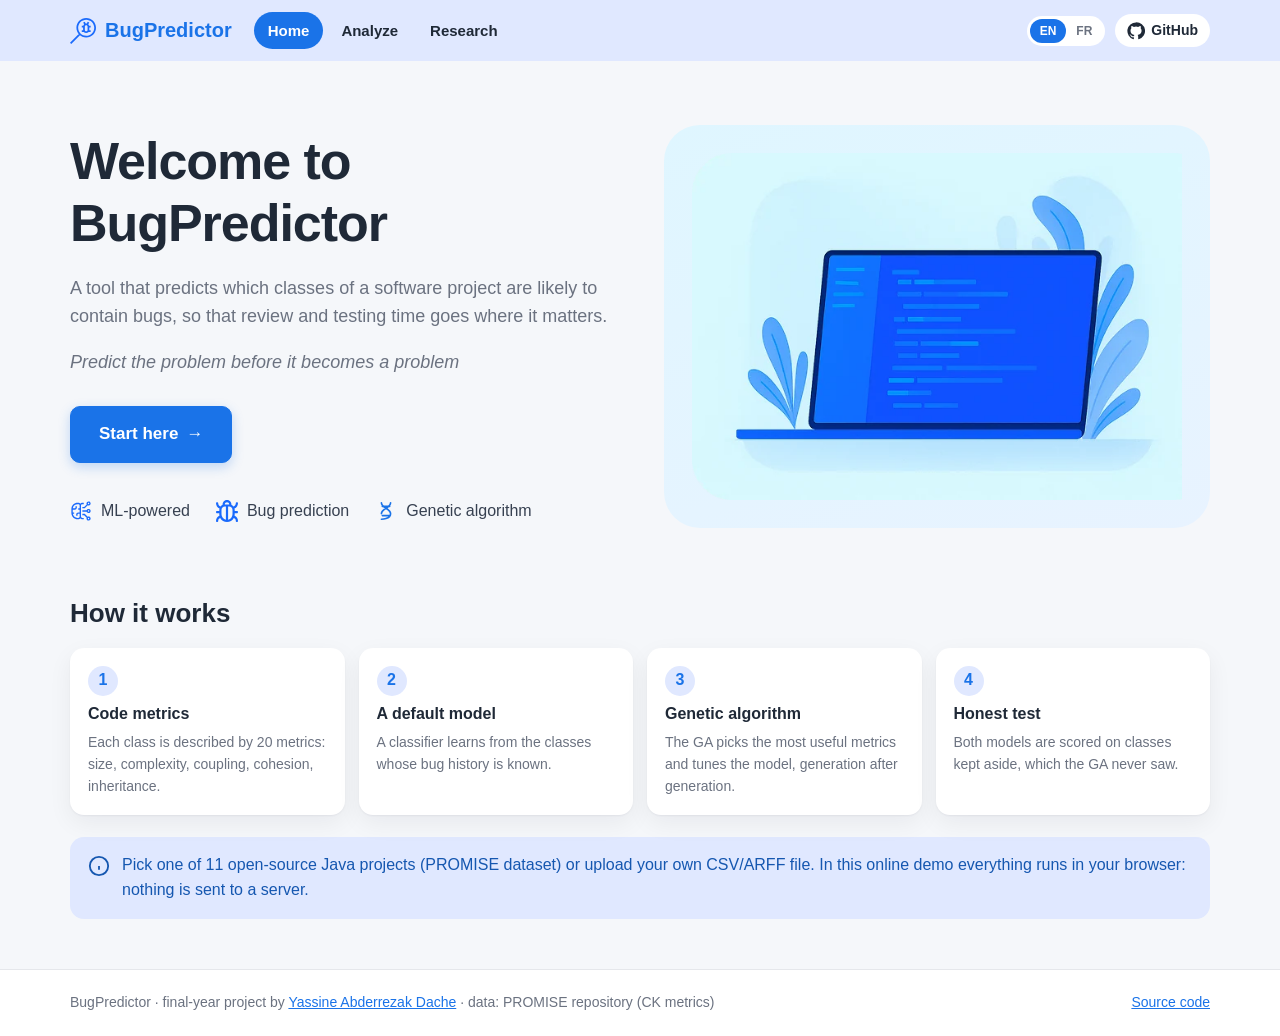
<file: web/index.html>
<!doctype html>
<html lang="en">
<head>
<meta charset="utf-8">
<meta name="viewport" content="width=device-width, initial-scale=1">
<script>/* relative paths need the trailing slash (e.g. /demos/bugpredictor/) */ if (!/\/$|\.html$/.test(location.pathname)) location.replace(location.pathname + "/" + location.search + location.hash);</script>
<title>BugPredictor | Software defect prediction</title>
<meta name="description" content="Predict which classes of a Java project are likely to contain bugs, with machine learning and a genetic algorithm, evaluated without data leakage.">
<link rel="icon" href="assets/Vector.svg" type="image/svg+xml">
<link rel="stylesheet" href="css/app.css">
</head>
<body>
<header class="top">
  <div class="top-in">
    <a class="brand" href="#/"><img src="assets/Vector.svg" alt="" width="26" height="26"><span>BugPredictor</span></a>
    <nav class="nav" aria-label="Main">
      <a href="#/" data-route="home" data-i18n="navHome">Home</a>
      <a href="#/analyze" data-route="analyze" data-i18n="navAnalyze">Analyze</a>
      <a href="#/research" data-route="research" data-i18n="navResearch">Research</a>
    </nav>
    <div class="top-right">
      <div class="lang" role="group" aria-label="Language"><button type="button" data-lang="en">EN</button><button type="button" data-lang="fr">FR</button></div>
      <a class="gh" href="https://github.com/yassinedache/bugpredictor" target="_blank" rel="noreferrer" aria-label="GitHub">
        <svg viewBox="0 0 24 24" width="18" height="18" fill="currentColor" aria-hidden="true"><path d="M12 .5a11.5 11.5 0 0 0-3.64 22.41c.58.1.79-.25.79-.56v-2c-3.2.7-3.88-1.37-3.88-1.37-.53-1.33-1.28-1.69-1.28-1.69-1.05-.72.08-.7.08-.7 1.16.08 1.77 1.19 1.77 1.19 1.03 1.77 2.71 1.26 3.37.96.1-.75.4-1.26.73-1.55-2.56-.29-5.25-1.28-5.25-5.69 0-1.26.45-2.29 1.19-3.1-.12-.29-.52-1.46.11-3.05 0 0 .97-.31 3.17 1.18a11 11 0 0 1 5.77 0c2.2-1.49 3.17-1.18 3.17-1.18.63 1.59.23 2.76.11 3.05.74.81 1.19 1.84 1.19 3.1 0 4.42-2.7 5.39-5.27 5.68.41.36.78 1.06.78 2.14v3.17c0 .31.21.67.8.56A11.5 11.5 0 0 0 12 .5Z"/></svg>
        <span>GitHub</span>
      </a>
    </div>
  </div>
</header>

<main>
  <!-- ============================== HOME ============================== -->
  <section class="view" id="view-home" data-view="home">
    <div class="hero">
      <div class="hero-text">
        <h1 data-i18n="heroTitle">Welcome to BugPredictor</h1>
        <p class="lead" data-i18n="heroLead">A tool that predicts which classes of a software project are likely to contain bugs, so that review and testing time goes where it matters.</p>
        <p class="tagline" data-i18n="tagline">Predict the problem before it becomes a problem</p>
        <a class="btn primary big" href="#/analyze"><span data-i18n="start">Start here</span> →</a>
        <div class="features">
          <span class="feature"><img src="assets/ML-powered.svg" alt="" width="22" height="22"><span data-i18n="f1">ML-powered</span></span>
          <span class="feature"><img src="assets/bug.svg" alt="" width="22" height="22"><span data-i18n="f2">Bug prediction</span></span>
          <span class="feature"><svg viewBox="0 0 24 24" width="22" height="22" fill="none" stroke="#1a73e8" stroke-width="1.8" stroke-linecap="round" aria-hidden="true"><path d="M7 3c0 6 10 6 10 12s-10 6-10 6M17 3c0 6-10 6-10 12M8 7h8M8 17h8"/></svg><span data-i18n="f3">Genetic algorithm</span></span>
        </div>
      </div>
      <div class="hero-art"><img src="assets/SDP.webp" alt="Laptop showing code" width="597" height="423"></div>
    </div>

    <div class="wrap">
      <h2 class="section-title" data-i18n="howTitle">How it works</h2>
      <ol class="how">
        <li><b data-i18n="how1t">Code metrics</b><span data-i18n="how1">Each class is described by 20 metrics: size, complexity, coupling, cohesion, inheritance.</span></li>
        <li><b data-i18n="how2t">A default model</b><span data-i18n="how2">A classifier learns from the classes whose bug history is known.</span></li>
        <li><b data-i18n="how3t">Genetic algorithm</b><span data-i18n="how3">The GA picks the most useful metrics and tunes the model, generation after generation.</span></li>
        <li><b data-i18n="how4t">Honest test</b><span data-i18n="how4">Both models are scored on classes kept aside, which the GA never saw.</span></li>
      </ol>
      <div class="callout">
        <svg viewBox="0 0 24 24" width="22" height="22" fill="none" stroke="currentColor" stroke-width="2" aria-hidden="true"><circle cx="12" cy="12" r="10"/><path d="M12 16v-4M12 8h.01"/></svg>
        <p data-i18n-html="homeNote">Everything runs in your browser: pick one of 11 open-source Java projects (PROMISE dataset) or upload your own CSV/ARFF file. Nothing is sent to a server.</p>
      </div>
    </div>
  </section>

  <!-- ============================== ANALYZE ============================== -->
  <section class="view" id="view-analyze" data-view="analyze" hidden>
    <div class="wrap">
      <!-- setup -->
      <div id="setup">
        <h1 class="page-title" data-i18n="anTitle">Analyze a project</h1>
        <p class="page-sub" data-i18n="anSub">Choose the data, choose a model, and let the genetic algorithm try to improve it.</p>

        <div class="card">
          <div class="step-head"><span class="step-num">1</span><h2 data-i18n="s1">Choose the data</h2></div>
          <div class="tabs" role="tablist">
            <button type="button" role="tab" data-src="promise" aria-selected="true" data-i18n="tabPromise">PROMISE projects</button>
            <button type="button" role="tab" data-src="upload" aria-selected="false" data-i18n="tabUpload">Upload your file</button>
          </div>
          <div id="src-promise">
            <div class="ds-grid" id="dsGrid"></div>
            <p class="hint" data-i18n="dsHint">One release of each Apache or open-source Java project; one row per class, bug counts from the issue tracker.</p>
          </div>
          <div id="src-upload" hidden>
            <label class="drop" id="drop" for="file">
              <input type="file" id="file" accept=".csv,.arff,.txt" class="sr-only">
              <span class="drop-icon"><svg width="32" height="32" viewBox="0 0 24 24" fill="none" stroke="#1a73e8" stroke-width="2" stroke-linecap="round" stroke-linejoin="round" aria-hidden="true"><path d="M21 15v4a2 2 0 0 1-2 2H5a2 2 0 0 1-2-2v-4"/><polyline points="17 8 12 3 7 8"/><line x1="12" y1="3" x2="12" y2="15"/></svg></span>
              <span class="drop-text" data-i18n="dropText">Click to upload or drag and drop</span>
              <span class="drop-format" data-i18n="dropFormat">CSV or ARFF: one row per module, numeric metrics and a bug column</span>
            </label>
            <div class="file-info" id="fileInfo" hidden>
              <span class="file-icon"><svg width="20" height="20" viewBox="0 0 24 24" fill="none" stroke="currentColor" stroke-width="2" aria-hidden="true"><path d="M14 2H6a2 2 0 0 0-2 2v16a2 2 0 0 0 2 2h12a2 2 0 0 0 2-2V8z"/><polyline points="14 2 14 8 20 8"/></svg></span>
              <div class="file-details"><div class="file-name" id="fileName"></div><div class="file-meta" id="fileMeta"></div></div>
              <button type="button" class="icon-btn" id="fileRemove" aria-label="Remove file"><svg width="18" height="18" viewBox="0 0 24 24" fill="none" stroke="currentColor" stroke-width="2" aria-hidden="true"><path d="M18 6 6 18M6 6l12 12"/></svg></button>
            </div>
            <p class="error" id="fileError" hidden></p>
            <p class="hint" data-i18n-html="uploadHint">The target column is found automatically (<code>bug</code>, <code>defects</code>, <code>label</code>…, otherwise the last column). Counts above 0, <code>true</code> or <code>yes</code> mean defective. A <code>loc</code> column enables the effort-aware score.</p>
          </div>
        </div>

        <div class="card">
          <div class="step-head"><span class="step-num">2</span><h2 data-i18n="s2">Choose the model</h2></div>
          <div class="models" id="models"></div>
          <div class="settings">
            <label class="slider"><span><span data-i18n="gens">Generations</span><output id="genOut">15</output></span><input type="range" id="gens" min="3" max="40" value="15"></label>
            <label class="slider"><span><span data-i18n="pop">Population</span><output id="popOut">20</output></span><input type="range" id="pop" min="8" max="40" step="2" value="20"></label>
            <label class="slider"><span><span data-i18n="seed">Random seed</span><output id="seedOut">0</output></span><input type="range" id="seed" min="0" max="20" value="0"></label>
          </div>
          <p class="hint" id="engineNote"></p>
        </div>

        <div class="start-row">
          <button type="button" class="btn primary big" id="startBtn" data-i18n="startAnalysis">Start analysis</button>
          <span class="hint" id="startHint"></span>
        </div>
      </div>

      <!-- progress -->
      <div id="progress" class="card progress-card" hidden>
        <div class="file-info static">
          <span class="file-icon"><svg width="20" height="20" viewBox="0 0 24 24" fill="none" stroke="currentColor" stroke-width="2" aria-hidden="true"><path d="M14 2H6a2 2 0 0 0-2 2v16a2 2 0 0 0 2 2h12a2 2 0 0 0 2-2V8z"/><polyline points="14 2 14 8 20 8"/></svg></span>
          <div class="file-details"><div class="file-name" id="progName"></div><div class="file-meta" id="progMeta"></div></div>
        </div>
        <div class="tracker" id="tracker">
          <div class="track"><div class="track-fill" id="trackFill"></div></div>
          <div class="steps">
            <div class="pstep" data-step="processing"><span class="dot"><svg viewBox="0 0 24 24" width="22" height="22" fill="none" stroke="currentColor" stroke-width="2" stroke-linecap="round" aria-hidden="true"><path d="M22 12h-4l-3 9L9 3l-3 9H2"/></svg></span><span data-i18n="st1">Processing dataset</span></div>
            <div class="pstep" data-step="default"><span class="dot"><svg viewBox="0 0 24 24" width="22" height="22" fill="none" stroke="currentColor" stroke-width="2" stroke-linecap="round" aria-hidden="true"><polygon points="12 2 2 7 12 12 22 7 12 2"/><polyline points="2 17 12 22 22 17"/><polyline points="2 12 12 17 22 12"/></svg></span><span data-i18n="st2">Training the default model</span></div>
            <div class="pstep" data-step="ga"><span class="dot"><svg viewBox="0 0 24 24" width="22" height="22" fill="none" stroke="currentColor" stroke-width="2" stroke-linecap="round" aria-hidden="true"><path d="M7 3c0 6 10 6 10 12s-10 6-10 6M17 3c0 6-10 6-10 12M8 7h8M8 17h8"/></svg></span><span data-i18n="st3">Optimizing with the GA</span></div>
            <div class="pstep" data-step="done"><span class="dot"><svg viewBox="0 0 24 24" width="22" height="22" fill="none" stroke="currentColor" stroke-width="2" stroke-linecap="round" aria-hidden="true"><line x1="18" y1="20" x2="18" y2="10"/><line x1="12" y1="20" x2="12" y2="4"/><line x1="6" y1="20" x2="6" y2="14"/></svg></span><span data-i18n="st4">Analysis complete</span></div>
          </div>
        </div>
        <p class="prog-msg" id="progMsg"></p>
        <p class="prog-pct" id="progPct"></p>
        <div class="chart-box short"><canvas id="liveChart" aria-label="GA progress"></canvas></div>
        <div class="center"><button type="button" class="btn" id="cancelBtn" data-i18n="cancel">Cancel</button></div>
      </div>

      <!-- results -->
      <div id="results" hidden>
        <div class="res-head">
          <div>
            <h1 class="page-title" id="resTitle"></h1>
            <div class="chips" id="resChips"></div>
          </div>
          <div class="row">
            <button type="button" class="btn" id="againBtn" data-i18n="again">Run again (new seed)</button>
            <button type="button" class="btn primary" id="newBtn" data-i18n="newAnalysis">New analysis</button>
          </div>
        </div>
        <div class="verdict" id="verdict"></div>

        <div class="compare">
          <div class="model-card default">
            <div class="mc-head"><div><h2 data-i18n="defModel">Default model</h2><p data-i18n="defSub">Standard settings, all metrics</p></div></div>
            <div class="inner"><h3 data-i18n="perf">Performance on held-out modules</h3><div class="chart-box"><canvas id="defChart"></canvas></div></div>
            <h3 data-i18n="params">Model parameters</h3>
            <div class="params" id="defParams"></div>
            <div class="cm" id="defCM"></div>
          </div>
          <div class="model-card optimized">
            <div class="mc-head"><div><h2 data-i18n="optModel">Optimized model</h2><p data-i18n="optSub">Metrics and parameters chosen by the GA</p></div><span class="badge" id="optBadge"></span></div>
            <div class="inner"><h3 data-i18n="perf">Performance on held-out modules</h3><div class="chart-box"><canvas id="optChart"></canvas></div></div>
            <h3 data-i18n="params">Model parameters</h3>
            <div class="params" id="optParams"></div>
            <div class="cm" id="optCM"></div>
          </div>
        </div>

        <div class="grid2">
          <div class="card">
            <h2 data-i18n="convTitle">How the genetic algorithm progressed</h2>
            <p class="hint" data-i18n="convSub">Fitness = mean F1 over 5 inner folds of the training modules (minus a small cost per metric kept).</p>
            <div class="chart-box"><canvas id="convChart"></canvas></div>
          </div>
          <div class="card">
            <h2 data-i18n="featTitle">Metrics kept by the GA</h2>
            <p class="hint" id="featSub"></p>
            <div class="feat-chips" id="featChips"></div>
          </div>
        </div>

        <div class="card">
          <div class="rank-head">
            <div>
              <h2 data-i18n="rankTitle">Classes to review first</h2>
              <p class="hint" data-i18n="rankSub">Risk from out-of-fold predictions: each class is scored by a model trained without it.</p>
            </div>
            <button type="button" class="btn" id="csvBtn" data-i18n="downloadCsv">Download all (CSV)</button>
          </div>
          <div class="effort" id="effort"></div>
          <div class="table-wrap"><table class="data" id="rankTable"></table></div>
        </div>
      </div>
    </div>
  </section>

  <!-- ============================== RESEARCH ============================== -->
  <section class="view" id="view-research" data-view="research" hidden>
    <div class="wrap" id="research"></div>
  </section>
</main>

<footer class="foot">
  <div class="wrap foot-in">
    <span data-i18n-html="footText">BugPredictor · final-year project by <a href="https://yassine-portfolio-virid.vercel.app" target="_blank" rel="noreferrer">Yassine Abderrezak Dache</a> · data: PROMISE repository (CK metrics)</span>
    <a href="https://github.com/yassinedache/bugpredictor" target="_blank" rel="noreferrer" data-i18n="footCode">Source code</a>
  </div>
</footer>

<script src="config.js"></script>
<script src="vendor/chart.umd.min.js"></script>
<script src="js/i18n.js"></script>
<script src="js/ml.js"></script>
<script src="js/app.js"></script>
</body>
</html>
</file>
<file: web/css/app.css>
/* BugPredictor: the original light-blue design, rebuilt for the working app. */
:root {
  --bg: #f5f7fa; --surface: #ffffff; --surface-2: #f9fafb; --line: #e5e7eb;
  --ink: #1f2937; --text: #374151; --muted: #6b7280; --faint: #9ca3af;
  --blue: #1a73e8; --blue-dark: #1557b0; --blue-soft: #e0e8ff; --blue-card: #f0f4ff; --blue-bar: #a5c0f7;
  --green: #2e9e44; --green-bar: #4caf50; --green-card: #e8f5e9; --green-soft: #d6f0dc;
  --red: #d93025; --red-soft: #fde8e7; --amber: #b06000; --amber-soft: #fef3e0;
  --radius: 14px; --shadow: 0 1px 2px rgba(16, 24, 40, .05), 0 8px 24px rgba(16, 24, 40, .06);
}
* { box-sizing: border-box; }
html { scroll-behavior: smooth; }
body {
  margin: 0; background: var(--bg); color: var(--text); line-height: 1.55;
  font-family: -apple-system, BlinkMacSystemFont, "Segoe UI", Roboto, Oxygen, Ubuntu, Cantarell, "Open Sans", "Helvetica Neue", sans-serif;
  -webkit-font-smoothing: antialiased;
}
a { color: var(--blue); }
h1, h2, h3 { color: var(--ink); line-height: 1.2; margin: 0; }
code { background: var(--blue-card); color: var(--blue-dark); padding: 1px 6px; border-radius: 6px; font-size: .92em; }
.sr-only { position: absolute; width: 1px; height: 1px; padding: 0; margin: -1px; overflow: hidden; clip: rect(0, 0, 0, 0); border: 0; }
[hidden] { display: none !important; }
.wrap { max-width: 1180px; margin: 0 auto; padding: 0 20px; }
.center { text-align: center; }
.row { display: flex; gap: 10px; flex-wrap: wrap; align-items: center; }

/* ---------- header ---------- */
.top { background: var(--blue-soft); position: sticky; top: 0; z-index: 20; }
.top-in { max-width: 1180px; margin: 0 auto; padding: 12px 20px; display: flex; align-items: center; gap: 22px; }
.brand { display: flex; align-items: center; gap: 9px; color: var(--blue); font-weight: 700; font-size: 20px; text-decoration: none; white-space: nowrap; }
.nav { display: flex; gap: 4px; flex: 1; }
.nav a { color: var(--ink); text-decoration: none; font-weight: 600; font-size: 15px; padding: 7px 14px; border-radius: 999px; white-space: nowrap; }
.nav a:hover { background: rgba(26, 115, 232, .08); }
.nav a.active { background: var(--blue); color: #fff; }
.top-right { display: flex; align-items: center; gap: 10px; }
.lang { display: flex; background: #fff; border-radius: 999px; padding: 3px; }
.lang button { border: 0; background: none; font-weight: 700; font-size: 12px; padding: 5px 10px; border-radius: 999px; color: var(--muted); cursor: pointer; }
.lang button[aria-pressed="true"] { background: var(--blue); color: #fff; }
.gh { display: flex; align-items: center; gap: 6px; color: var(--ink); text-decoration: none; font-weight: 600; font-size: 14px; background: #fff; padding: 6px 12px; border-radius: 999px; }

/* ---------- buttons ---------- */
.btn { display: inline-flex; align-items: center; justify-content: center; gap: 8px; border: 1px solid var(--line); background: #fff; color: var(--ink);
  font: inherit; font-weight: 600; font-size: 15px; padding: 10px 18px; border-radius: 10px; cursor: pointer; text-decoration: none; }
.btn:hover { border-color: var(--blue); }
.btn.primary { background: var(--blue); border-color: var(--blue); color: #fff; box-shadow: 0 4px 12px rgba(26, 115, 232, .25); }
.btn.primary:hover { background: var(--blue-dark); }
.btn.big { font-size: 17px; padding: 14px 28px; }
.btn:disabled { opacity: .5; cursor: not-allowed; box-shadow: none; }
.icon-btn { border: 0; background: none; color: var(--muted); cursor: pointer; padding: 6px; border-radius: 8px; }
.icon-btn:hover { background: var(--red-soft); color: var(--red); }

/* ---------- home ---------- */
.hero { max-width: 1180px; margin: 0 auto; padding: 64px 20px 40px; display: grid; grid-template-columns: 1fr 1fr; gap: 48px; align-items: center; }
.hero h1 { font-size: clamp(34px, 4.4vw, 52px); font-weight: 800; letter-spacing: -.02em; margin-bottom: 20px; }
.lead { font-size: 18px; color: var(--muted); margin: 0 0 18px; max-width: 560px; }
.tagline { font-style: italic; color: var(--muted); font-size: 18px; margin: 0 0 30px; }
.features { display: flex; gap: 26px; flex-wrap: wrap; margin-top: 36px; }
.feature { display: flex; align-items: center; gap: 9px; color: var(--text); font-weight: 500; }
.hero-art { background: linear-gradient(160deg, #dff6ff, #e8f3ff); border-radius: 36px; padding: 28px; }
.hero-art img { width: 100%; height: auto; display: block; }
.section-title { font-size: 26px; margin: 30px 0 18px; }
.how { list-style: none; padding: 0; margin: 0; display: grid; grid-template-columns: repeat(4, 1fr); gap: 14px; counter-reset: how; }
.how li { background: #fff; border-radius: var(--radius); padding: 18px; box-shadow: var(--shadow); counter-increment: how; display: flex; flex-direction: column; gap: 6px; }
.how li::before { content: counter(how); width: 30px; height: 30px; border-radius: 50%; background: var(--blue-soft); color: var(--blue); font-weight: 800; display: grid; place-items: center; }
.how b { color: var(--ink); }
.how span { color: var(--muted); font-size: 14px; }
.callout { display: flex; gap: 12px; align-items: flex-start; background: var(--blue-soft); color: var(--blue-dark); border-radius: var(--radius); padding: 16px 18px; margin: 22px 0 50px; }
.callout svg { flex: none; margin-top: 2px; }
.callout p { margin: 0; }

/* ---------- cards & analyze ---------- */
.page-title { font-size: 32px; font-weight: 800; letter-spacing: -.01em; margin: 34px 0 6px; }
.page-sub { color: var(--muted); margin: 0 0 22px; font-size: 17px; }
.card { background: var(--surface); border-radius: var(--radius); box-shadow: var(--shadow); padding: 22px; margin-bottom: 18px; }
.card h2 { font-size: 19px; }
.step-head { display: flex; align-items: center; gap: 12px; margin-bottom: 16px; }
.step-num { width: 30px; height: 30px; border-radius: 50%; background: var(--blue); color: #fff; font-weight: 800; display: grid; place-items: center; flex: none; }
.hint { color: var(--muted); font-size: 14px; margin: 10px 0 0; }
.error { color: var(--red); background: var(--red-soft); padding: 10px 14px; border-radius: 10px; font-size: 14px; }
.tabs { display: inline-flex; background: var(--surface-2); border: 1px solid var(--line); border-radius: 999px; padding: 4px; margin-bottom: 16px; }
.tabs button { border: 0; background: none; font: inherit; font-weight: 600; font-size: 14px; color: var(--muted); padding: 7px 16px; border-radius: 999px; cursor: pointer; }
.tabs button[aria-selected="true"] { background: #fff; color: var(--blue); box-shadow: 0 1px 3px rgba(0, 0, 0, .1); }
.ds-grid { display: grid; grid-template-columns: repeat(auto-fill, minmax(170px, 1fr)); gap: 10px; }
.ds { text-align: left; border: 1.5px solid var(--line); background: #fff; border-radius: 12px; padding: 12px 14px; cursor: pointer; font: inherit; color: var(--text); }
.ds:hover { border-color: var(--blue-bar); }
.ds[aria-pressed="true"] { border-color: var(--blue); background: var(--blue-card); box-shadow: 0 0 0 3px rgba(26, 115, 232, .12); }
.ds b { display: block; color: var(--ink); font-size: 15px; }
.ds small { display: block; color: var(--muted); font-size: 12.5px; }
.ds .bar { display: block; height: 5px; background: var(--line); border-radius: 9px; margin-top: 8px; overflow: hidden; }
.ds .bar i { display: block; height: 100%; background: var(--red); opacity: .75; }
.drop { display: flex; flex-direction: column; align-items: center; gap: 6px; border: 2px dashed var(--blue-bar); background: var(--blue-card); border-radius: var(--radius); padding: 34px 20px; cursor: pointer; text-align: center; }
.drop.hl { border-color: var(--blue); background: #e6edff; }
.drop-icon { width: 60px; height: 60px; border-radius: 50%; background: #fff; display: grid; place-items: center; margin-bottom: 6px; }
.drop-text { font-weight: 600; color: var(--ink); }
.drop-format { color: var(--muted); font-size: 14px; }
.file-info { display: flex; align-items: center; gap: 12px; border: 1px solid var(--line); border-radius: 12px; padding: 12px 14px; margin-top: 12px; }
.file-info.static { margin: 0 0 22px; }
.file-icon { width: 38px; height: 38px; border-radius: 10px; background: var(--blue-card); color: var(--blue); display: grid; place-items: center; flex: none; }
.file-details { flex: 1; min-width: 0; }
.file-name { font-weight: 700; color: var(--ink); overflow: hidden; text-overflow: ellipsis; white-space: nowrap; }
.file-meta { color: var(--muted); font-size: 13.5px; }
.models { display: grid; grid-template-columns: repeat(auto-fill, minmax(190px, 1fr)); gap: 10px; }
.model { display: flex; flex-direction: column; justify-content: flex-start; text-align: left; border: 1.5px solid var(--line); background: #fff; border-radius: 12px; padding: 12px 14px; cursor: pointer; font: inherit; color: var(--text); }
.model b { display: block; color: var(--ink); }
.model small { color: var(--muted); font-size: 13px; }
.model[aria-pressed="true"] { border-color: var(--blue); background: var(--blue-card); box-shadow: 0 0 0 3px rgba(26, 115, 232, .12); }
.model:disabled { opacity: .5; cursor: not-allowed; }
.settings { display: grid; grid-template-columns: repeat(3, 1fr); gap: 22px; margin-top: 18px; }
.slider { display: flex; flex-direction: column; gap: 8px; font-weight: 600; font-size: 14px; color: var(--ink); }
.slider > span { display: flex; justify-content: space-between; }
.slider output { color: var(--blue); font-weight: 800; }
input[type="range"] { width: 100%; accent-color: var(--blue); }
.start-row { display: flex; align-items: center; gap: 16px; flex-wrap: wrap; margin: 8px 0 60px; }

/* ---------- progress ---------- */
.progress-card { margin-top: 34px; padding: 26px; }
.tracker { position: relative; margin: 10px 8px 20px; }
.track { position: absolute; left: 12.5%; right: 12.5%; top: 26px; height: 4px; background: var(--line); border-radius: 4px; }
.track-fill { height: 100%; width: 0; background: var(--blue); border-radius: 4px; transition: width .4s; }
.steps { position: relative; display: grid; grid-template-columns: repeat(4, 1fr); }
.pstep { display: flex; flex-direction: column; align-items: center; gap: 10px; text-align: center; font-size: 14px; font-weight: 600; color: var(--faint); }
.pstep .dot { width: 56px; height: 56px; border-radius: 50%; background: #fff; border: 3px solid var(--line); display: grid; place-items: center; color: var(--faint); transition: all .3s; }
.pstep.active { color: var(--blue); }
.pstep.active .dot { border-color: var(--blue); color: var(--blue); box-shadow: 0 0 0 6px rgba(26, 115, 232, .12); }
.pstep.done { color: var(--ink); }
.pstep.done .dot { background: var(--blue); border-color: var(--blue); color: #fff; }
.prog-msg { text-align: center; font-weight: 700; color: var(--ink); font-size: 17px; margin: 6px 0 2px; }
.prog-pct { text-align: center; color: var(--muted); margin: 0 0 14px; }

/* ---------- results ---------- */
.res-head { display: flex; justify-content: space-between; align-items: flex-end; gap: 16px; flex-wrap: wrap; margin-bottom: 16px; }
.chips { display: flex; flex-wrap: wrap; gap: 6px; margin-top: 8px; }
.chip { background: #fff; border: 1px solid var(--line); border-radius: 999px; padding: 4px 11px; font-size: 13px; color: var(--text); }
.verdict { border-radius: var(--radius); padding: 16px 18px; margin-bottom: 18px; display: flex; gap: 12px; align-items: flex-start; font-size: 15.5px; }
.verdict svg { flex: none; margin-top: 2px; }
.verdict.good { background: var(--green-soft); color: #14532d; }
.verdict.bad { background: var(--amber-soft); color: #6b3b00; }
.verdict.same { background: var(--blue-soft); color: var(--blue-dark); }
.compare { display: grid; grid-template-columns: 1fr 1fr; gap: 18px; margin-bottom: 18px; }
.model-card { border-radius: 18px; padding: 24px; }
.model-card.default { background: var(--blue-card); }
.model-card.optimized { background: var(--green-card); }
.mc-head { display: flex; justify-content: space-between; align-items: flex-start; gap: 10px; margin-bottom: 16px; }
.mc-head h2 { font-size: 22px; }
.mc-head p { color: var(--muted); margin: 4px 0 0; }
.badge { background: var(--green-bar); color: #fff; font-size: 13px; font-weight: 700; padding: 5px 12px; border-radius: 999px; white-space: nowrap; }
.badge.neutral { background: var(--faint); }
.model-card h3 { font-size: 16px; margin: 18px 0 10px; }
.model-card .inner { background: #fff; border-radius: 12px; padding: 14px 16px 10px; }
.model-card .inner h3 { margin: 0 0 6px; text-align: center; font-size: 15px; color: var(--text); }
.params { background: #fff; border-radius: 12px; padding: 14px 16px; display: grid; grid-template-columns: repeat(auto-fill, minmax(110px, 1fr)); gap: 12px; }
.params div small { display: block; color: var(--muted); font-size: 13px; }
.params div b { color: var(--ink); font-size: 17px; word-break: break-word; }
.cm { display: grid; grid-template-columns: repeat(4, 1fr); gap: 8px; margin-top: 12px; }
.cm div { background: #fff; border-radius: 10px; padding: 8px 10px; text-align: center; }
.cm small { display: block; color: var(--muted); font-size: 12px; }
.cm b { font-size: 18px; color: var(--ink); }
.cm .good b { color: var(--green); }
.cm .bad b { color: var(--red); }
.grid2 { display: grid; grid-template-columns: 1fr 1fr; gap: 18px; }
.grid2 .card { margin-bottom: 18px; }
.chart-box { position: relative; height: 260px; }
.chart-box.short { height: 200px; }
.chart-box.tall { height: 340px; }
.feat-chips { display: flex; flex-wrap: wrap; gap: 7px; margin-top: 14px; }
.feat { border-radius: 999px; padding: 5px 11px; font-size: 13.5px; font-weight: 600; cursor: help; }
.feat.on { background: var(--green-soft); color: #14532d; }
.feat.off { background: var(--surface-2); color: var(--faint); text-decoration: line-through; border: 1px solid var(--line); }
.rank-head { display: flex; justify-content: space-between; align-items: flex-start; gap: 14px; flex-wrap: wrap; }
.effort { background: var(--blue-card); border-radius: 12px; padding: 12px 16px; margin: 14px 0; font-size: 15px; color: var(--ink); }
.table-wrap { overflow-x: auto; }
table.data { width: 100%; border-collapse: collapse; font-size: 14px; }
table.data th { text-align: left; color: var(--muted); font-weight: 600; font-size: 13px; padding: 8px 10px; border-bottom: 1px solid var(--line); white-space: nowrap; }
table.data td { padding: 8px 10px; border-bottom: 1px solid var(--line); }
table.data td.num, table.data th.num { text-align: right; font-variant-numeric: tabular-nums; }
table.data tr.hl td { background: var(--blue-card); font-weight: 600; }
.mod { font-family: ui-monospace, SFMono-Regular, Menlo, Consolas, monospace; font-size: 13px; color: var(--ink); }
.mod span { color: var(--faint); }
.riskbar { display: inline-block; width: 90px; height: 8px; background: var(--line); border-radius: 9px; overflow: hidden; vertical-align: middle; margin-right: 8px; }
.riskbar i { display: block; height: 100%; background: linear-gradient(90deg, #f6b26b, var(--red)); }
.yes { color: var(--red); font-weight: 700; }
.no { color: var(--faint); }

/* ---------- research ---------- */
.research h2 { font-size: 22px; margin: 34px 0 10px; }
.research p { max-width: 860px; }
.kpis { display: grid; grid-template-columns: repeat(4, 1fr); gap: 12px; margin: 18px 0; }
.kpi { background: #fff; border-radius: var(--radius); box-shadow: var(--shadow); padding: 16px; }
.kpi small { display: block; color: var(--muted); font-size: 13px; }
.kpi b { display: block; font-size: 26px; color: var(--ink); margin-top: 2px; }
.kpi b.red { color: var(--red); }
.kpi b.green { color: var(--green); }
.kpi span { color: var(--muted); font-size: 13px; }
.pill { display: inline-block; font-size: 12px; font-weight: 700; border-radius: 999px; padding: 2px 8px; }
.pill.up { background: var(--green-soft); color: #14532d; }
.pill.down { background: var(--red-soft); color: var(--red); }

/* ---------- footer ---------- */
.foot { border-top: 1px solid var(--line); background: #fff; margin-top: 40px; }
.foot-in { display: flex; justify-content: space-between; gap: 14px; flex-wrap: wrap; padding: 22px 20px; font-size: 14px; color: var(--muted); }

/* ---------- responsive ---------- */
@media (max-width: 960px) {
  .hero { grid-template-columns: 1fr; padding-top: 36px; gap: 26px; }
  .hero-art { order: -1; max-width: 520px; }
  .how { grid-template-columns: 1fr 1fr; }
  .compare, .grid2 { grid-template-columns: 1fr; }
  .kpis { grid-template-columns: 1fr 1fr; }
}
@media (max-width: 640px) {
  .top-in { flex-wrap: wrap; gap: 8px 12px; padding: 10px 16px; }
  .nav { order: 3; flex-basis: 100%; overflow-x: auto; }
  .gh span { display: none; }
  .wrap { padding: 0 16px; }
  .hero { padding: 24px 16px 20px; }
  .how { grid-template-columns: 1fr; }
  .settings { grid-template-columns: 1fr; gap: 14px; }
  .steps .pstep { font-size: 12px; }
  .pstep .dot { width: 44px; height: 44px; }
  .track { top: 20px; }
  .cm { grid-template-columns: repeat(2, 1fr); }
  .model-card { padding: 16px; }
  .page-title { font-size: 26px; }
  .riskbar { width: 50px; }
}
</file>
